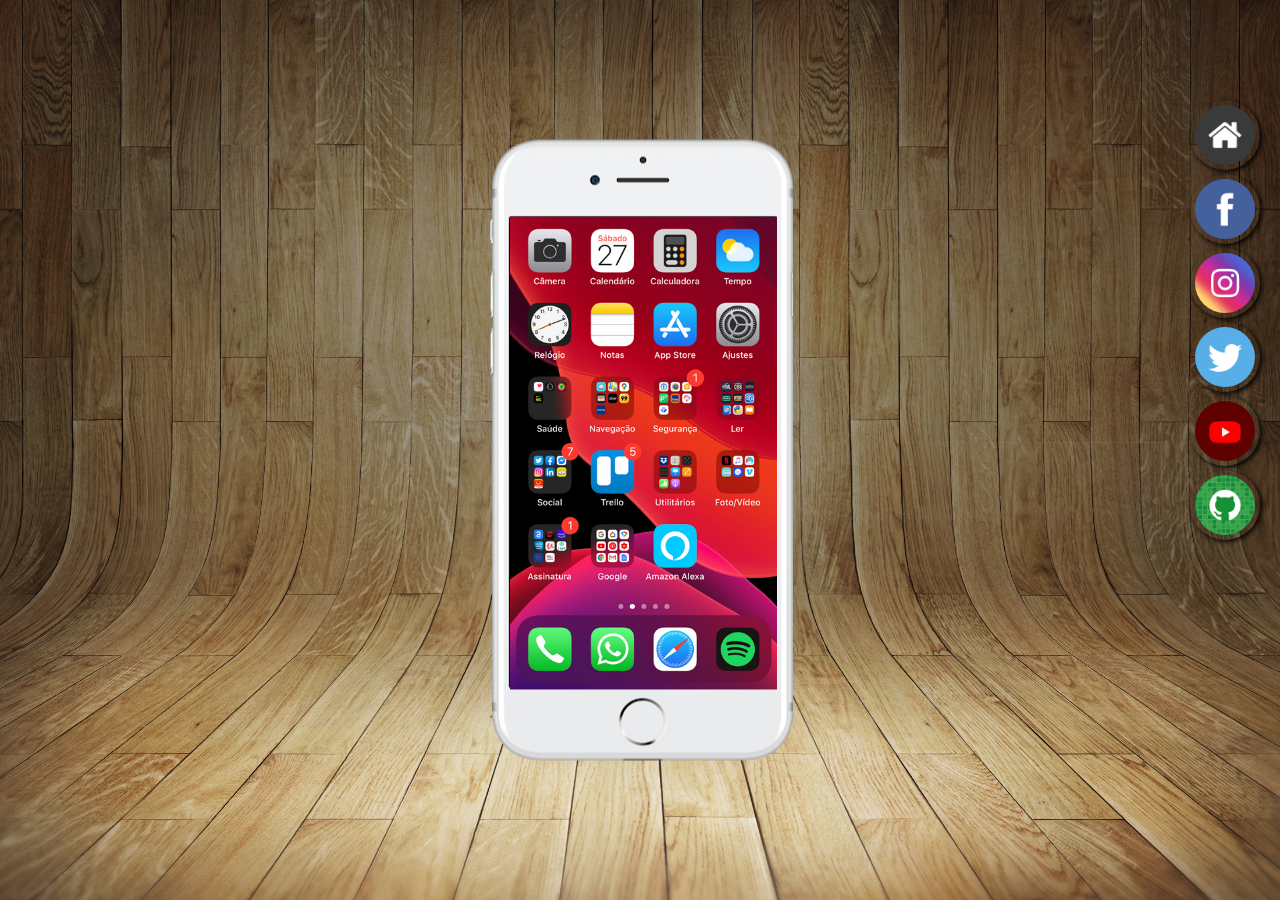
<file: index.html>
<!DOCTYPE html>
<html lang="pt-br">
<head>
    <meta charset="UTF-8">
    <meta name="viewport" content="width=device-width, initial-scale=1.0">
    <title>Projetos Redes Sociais</title>
    <link rel="shortcut icon" href="pacote-d013/pacote-d013/favicon.ico" type="image/x-icon">
</head>
<link rel="stylesheet" href="estilos/style.css">
<body>
    <main>
        <section id="telefone">
            <iframe src="home.html" name="tela" id="tela" frameborder="0">

            </iframe>

        </section>

        <section id="redes-sociais">
            <a href="home.html" target="tela"><img src="pacote-d013/pacote-d013/imagens/logo-home.jpg" alt=""></a>

            <a href="facebook.html" target="tela"><img src="pacote-d013/pacote-d013/imagens/logo-facebook.jpg" alt=""></a>

            <a href=" " target="tela"><img src="pacote-d013/pacote-d013/imagens/logo-instagram.jpg" alt=""></a>

            <a href="" target="tela"><img src="pacote-d013/pacote-d013/imagens/logo-twitter.jpg" alt=""></a>

            <a href="" target="tela"><img src="pacote-d013/pacote-d013/imagens/logo-youtube.jpg" alt=""></a>

            <a href="" target="tela"><img src="pacote-d013/pacote-d013/imagens/logo-github.jpg" alt=""></a>
        
        </section>
    </main>
    
    </div>
    
</body>
</html>
</file>
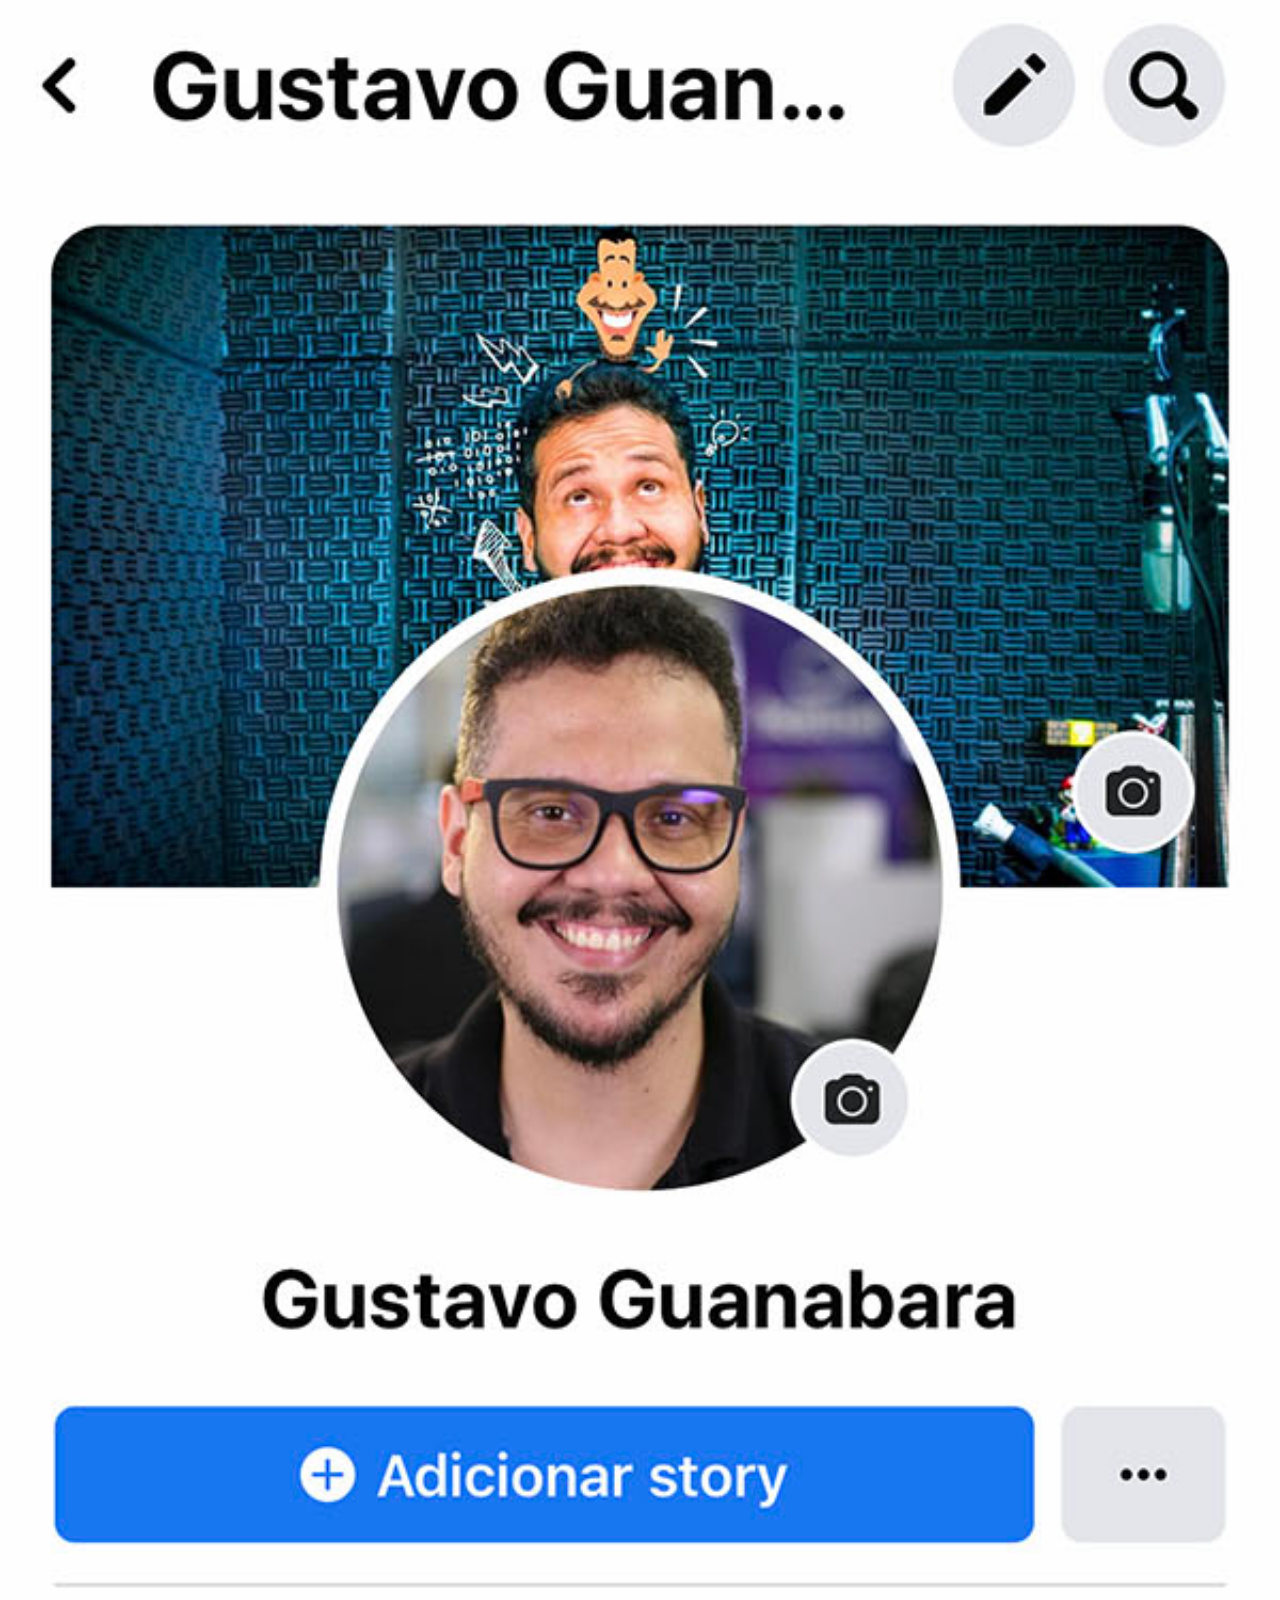
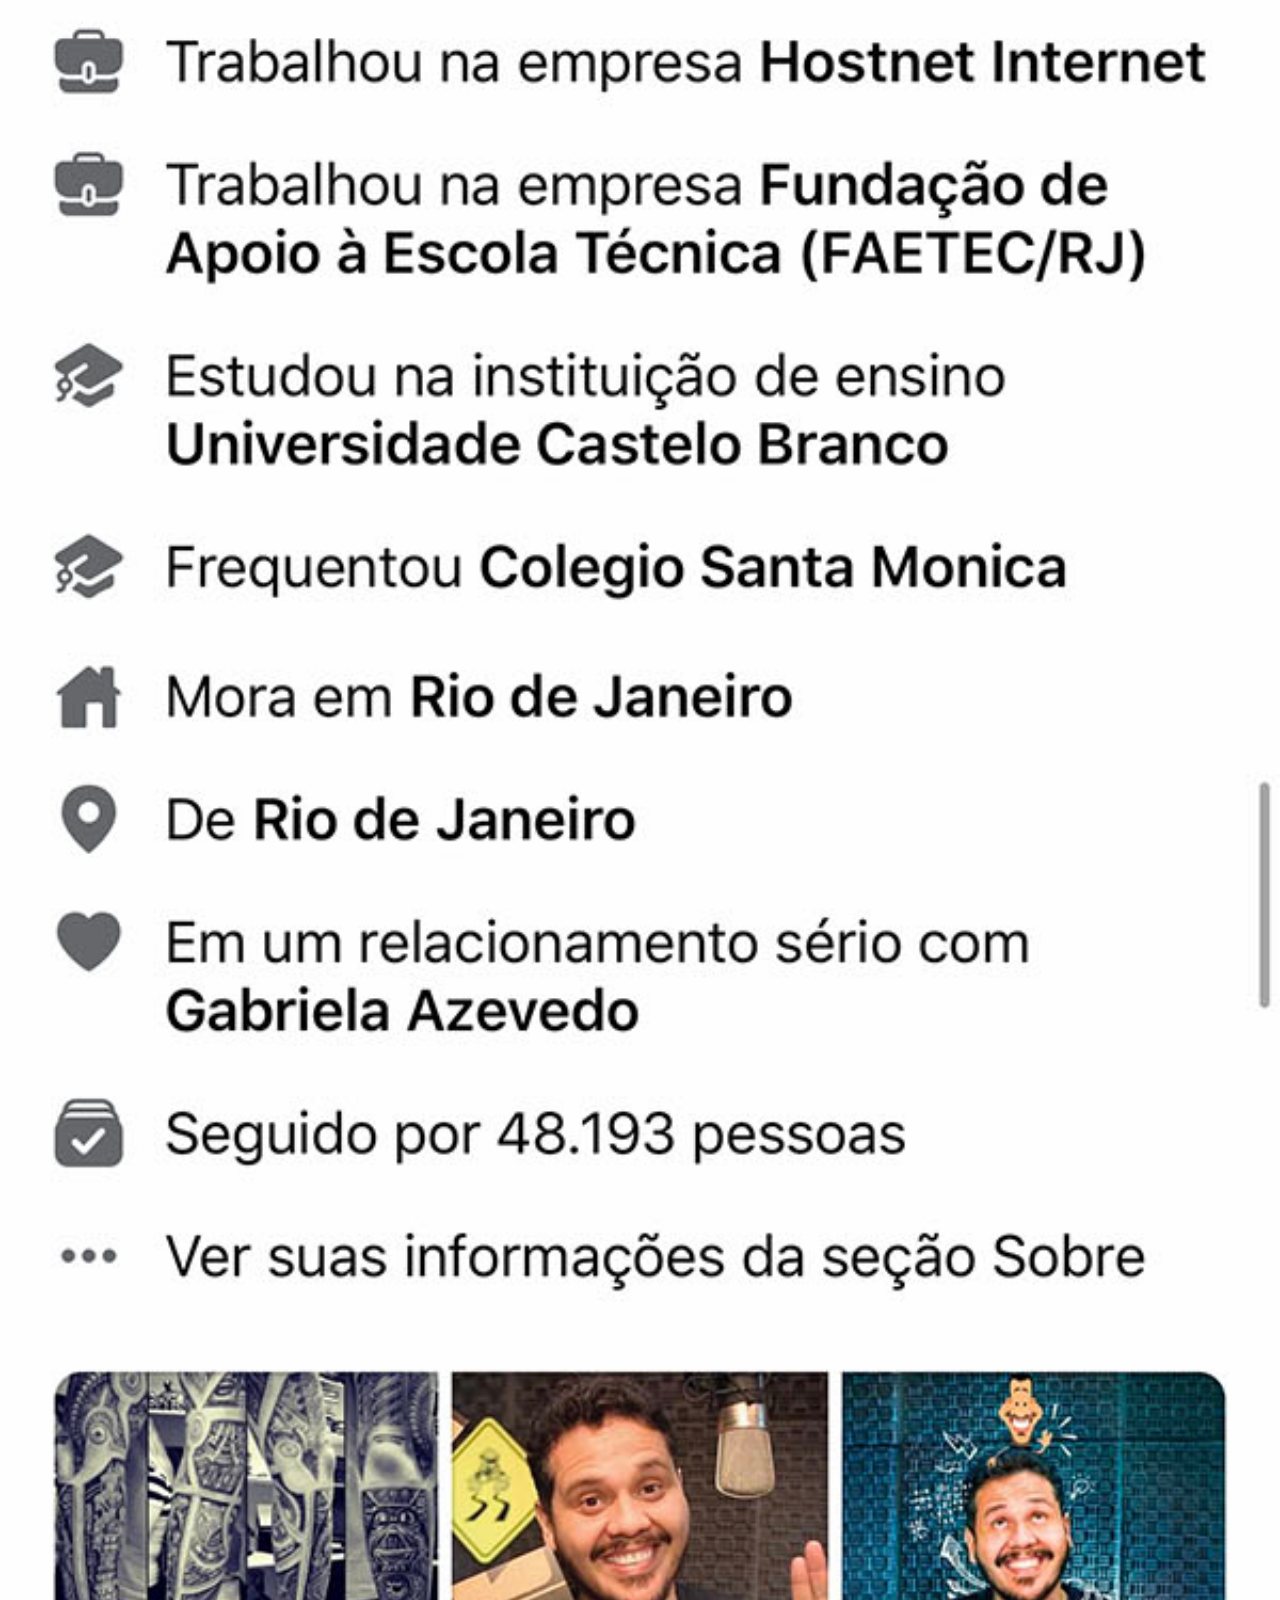
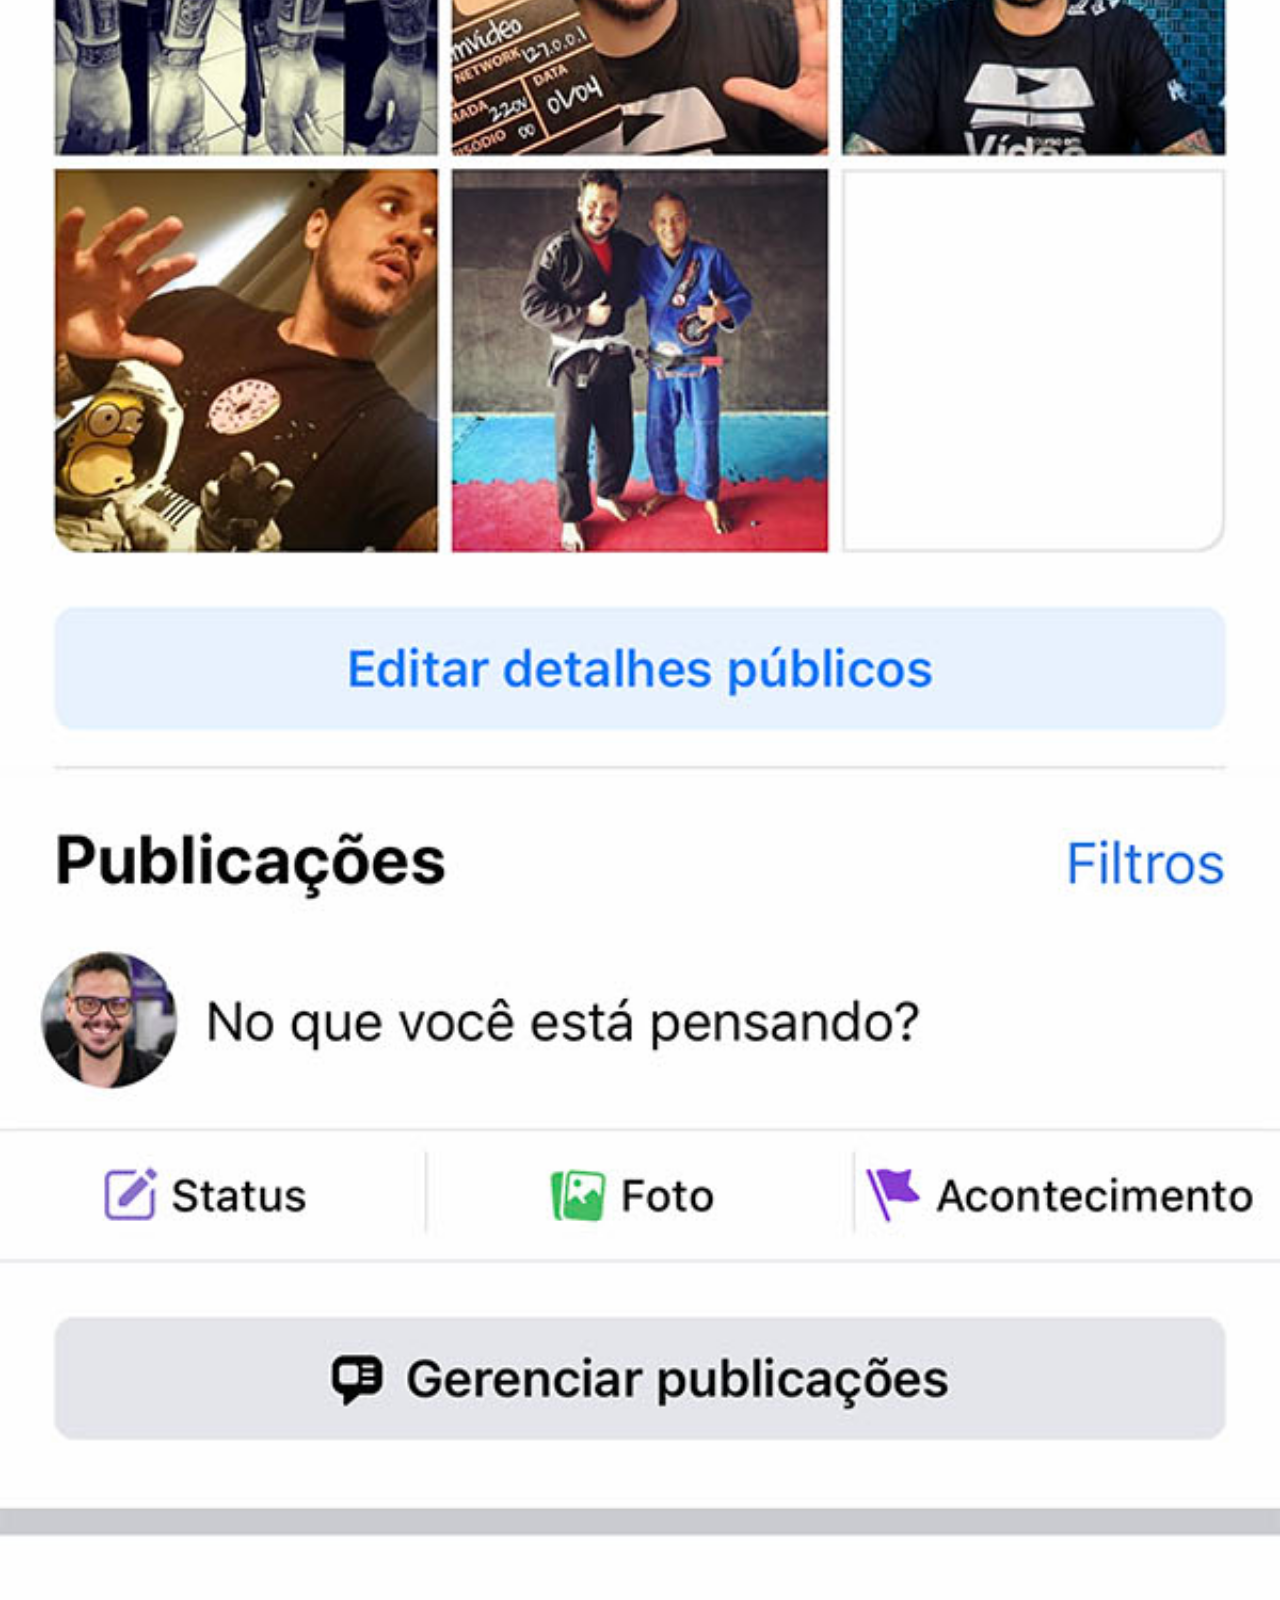
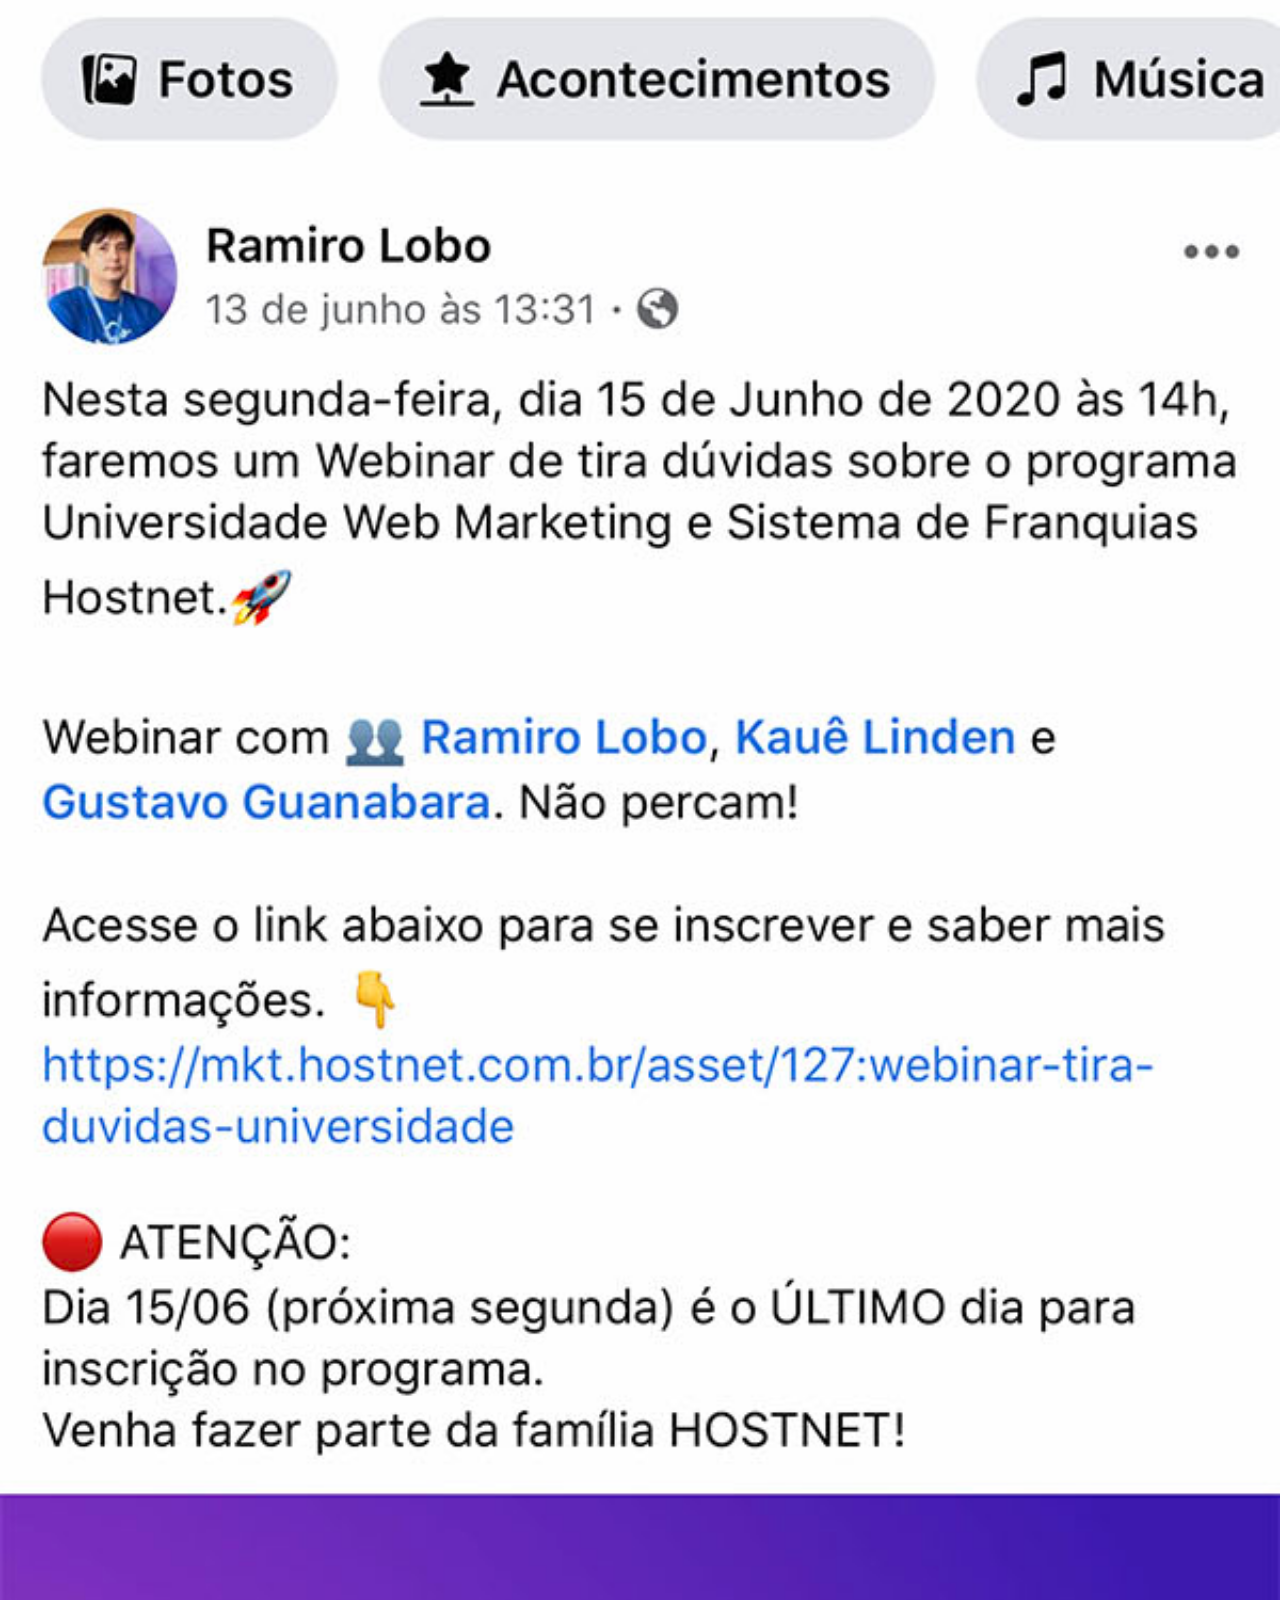
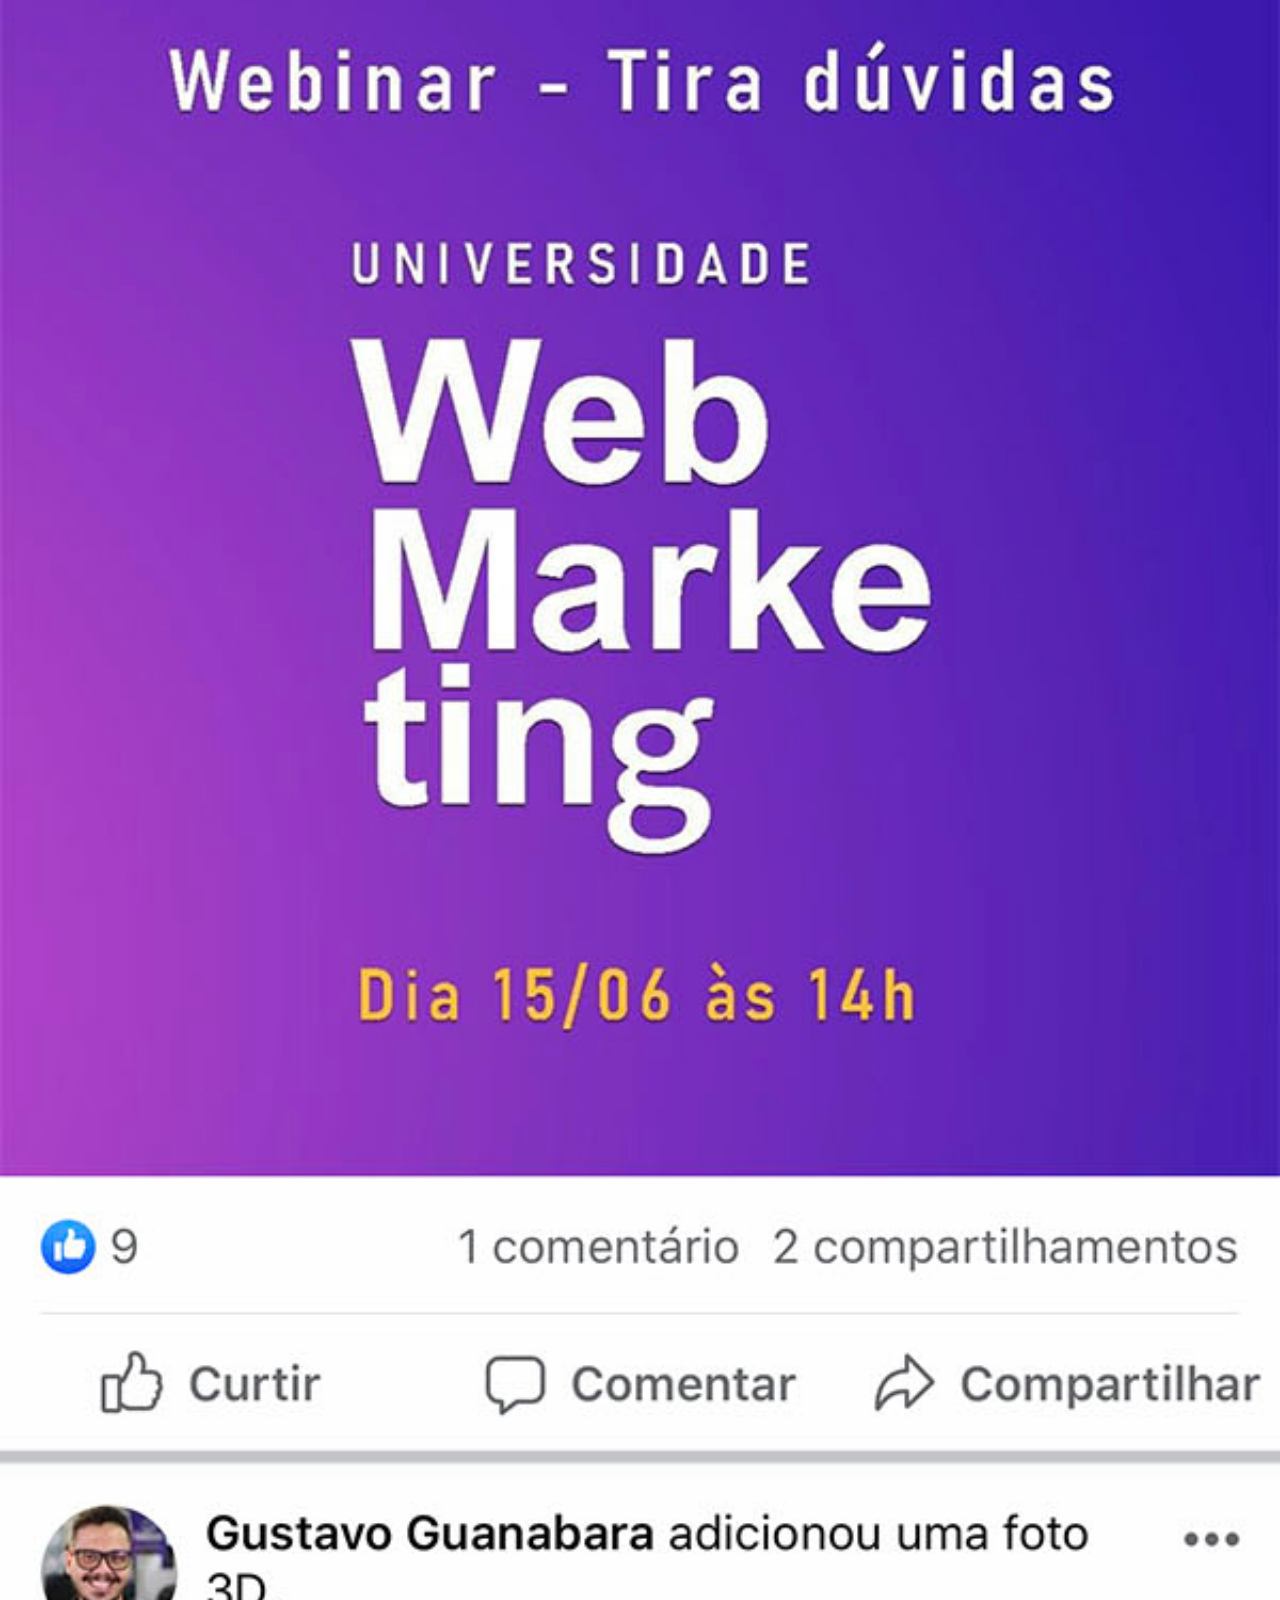
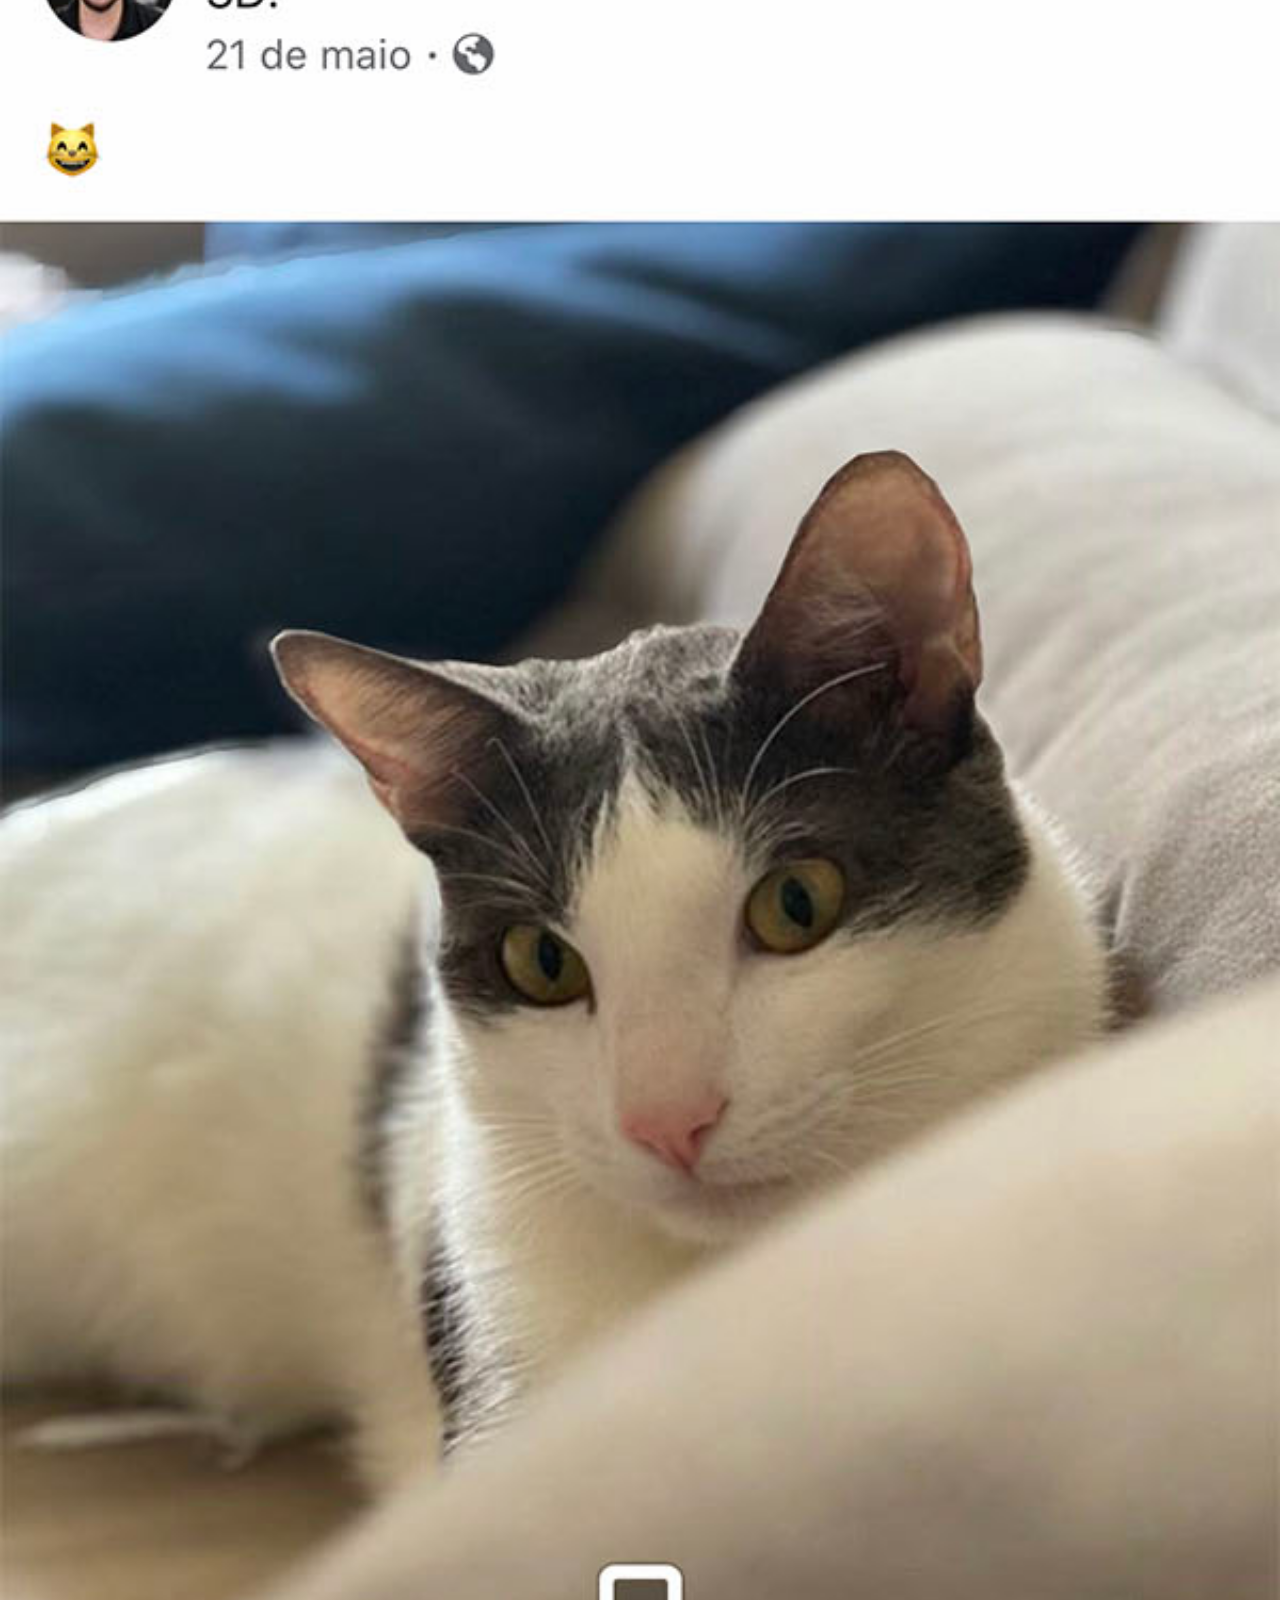
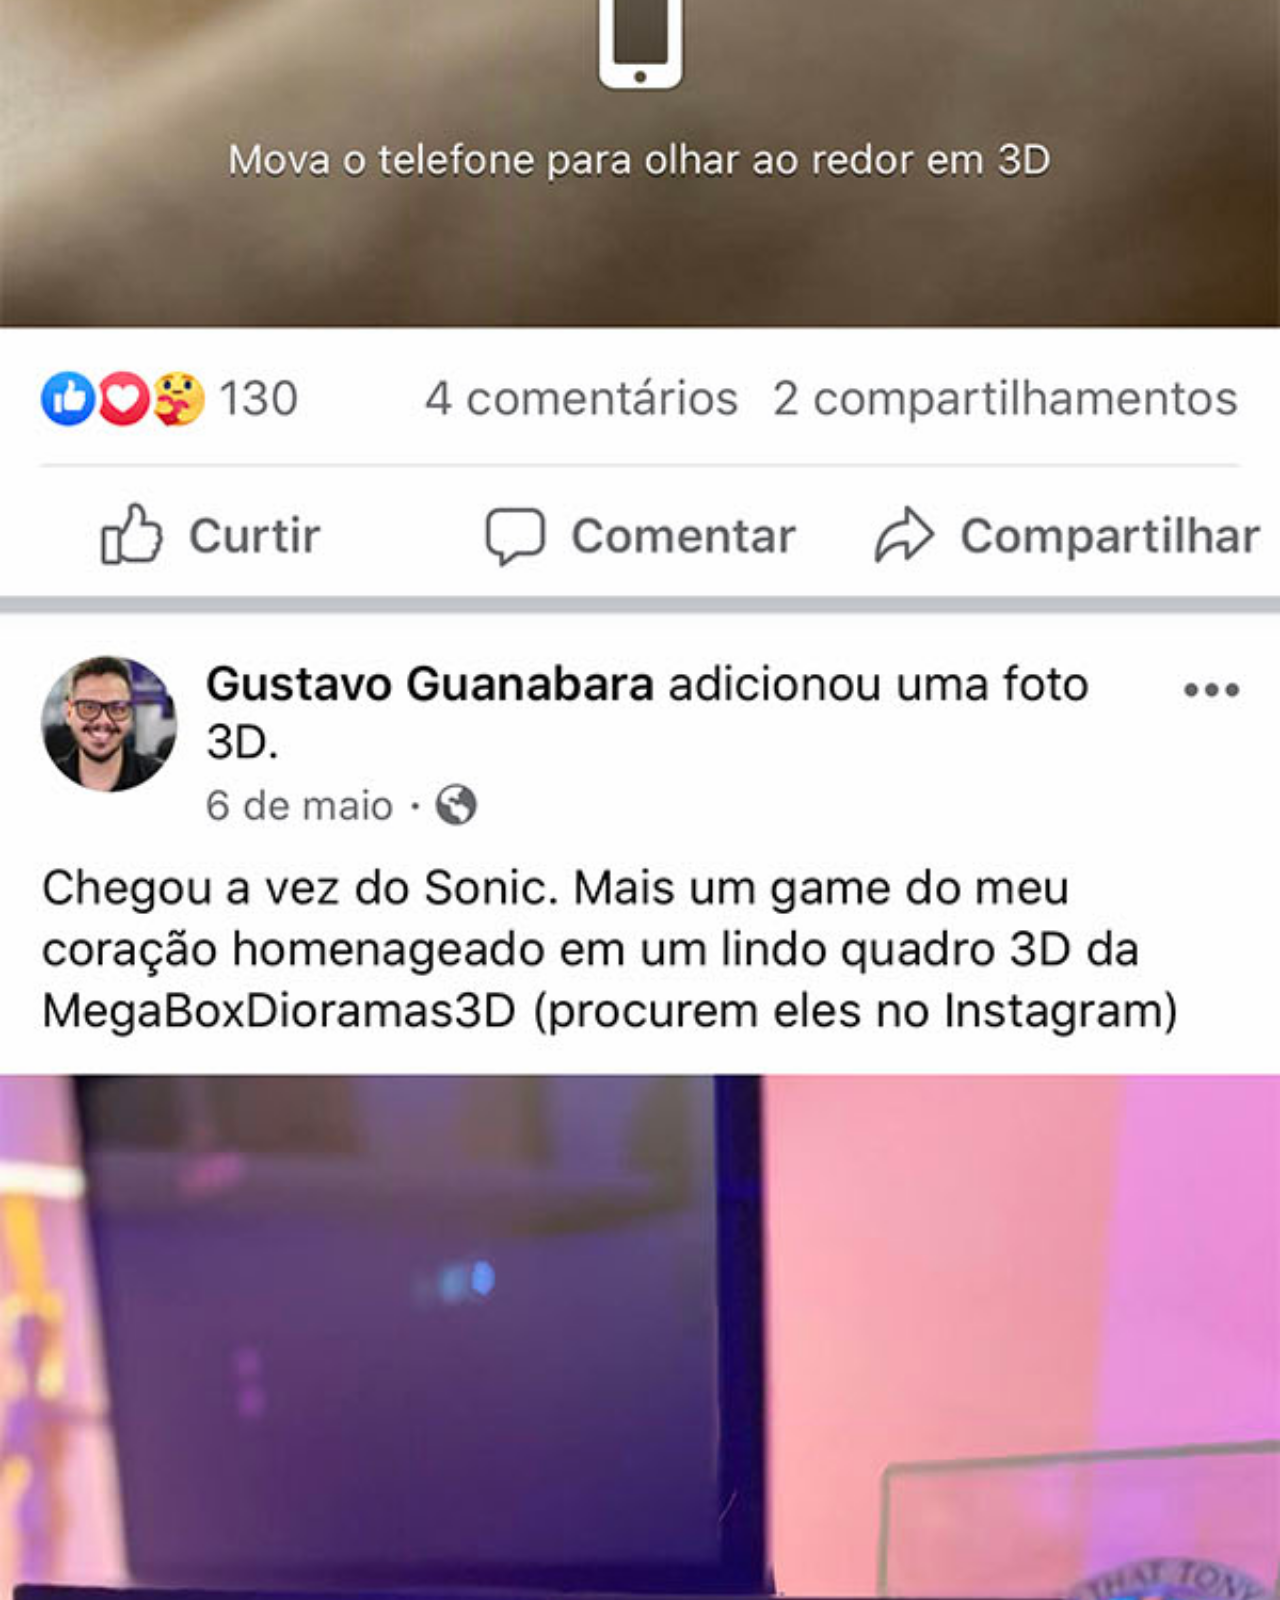
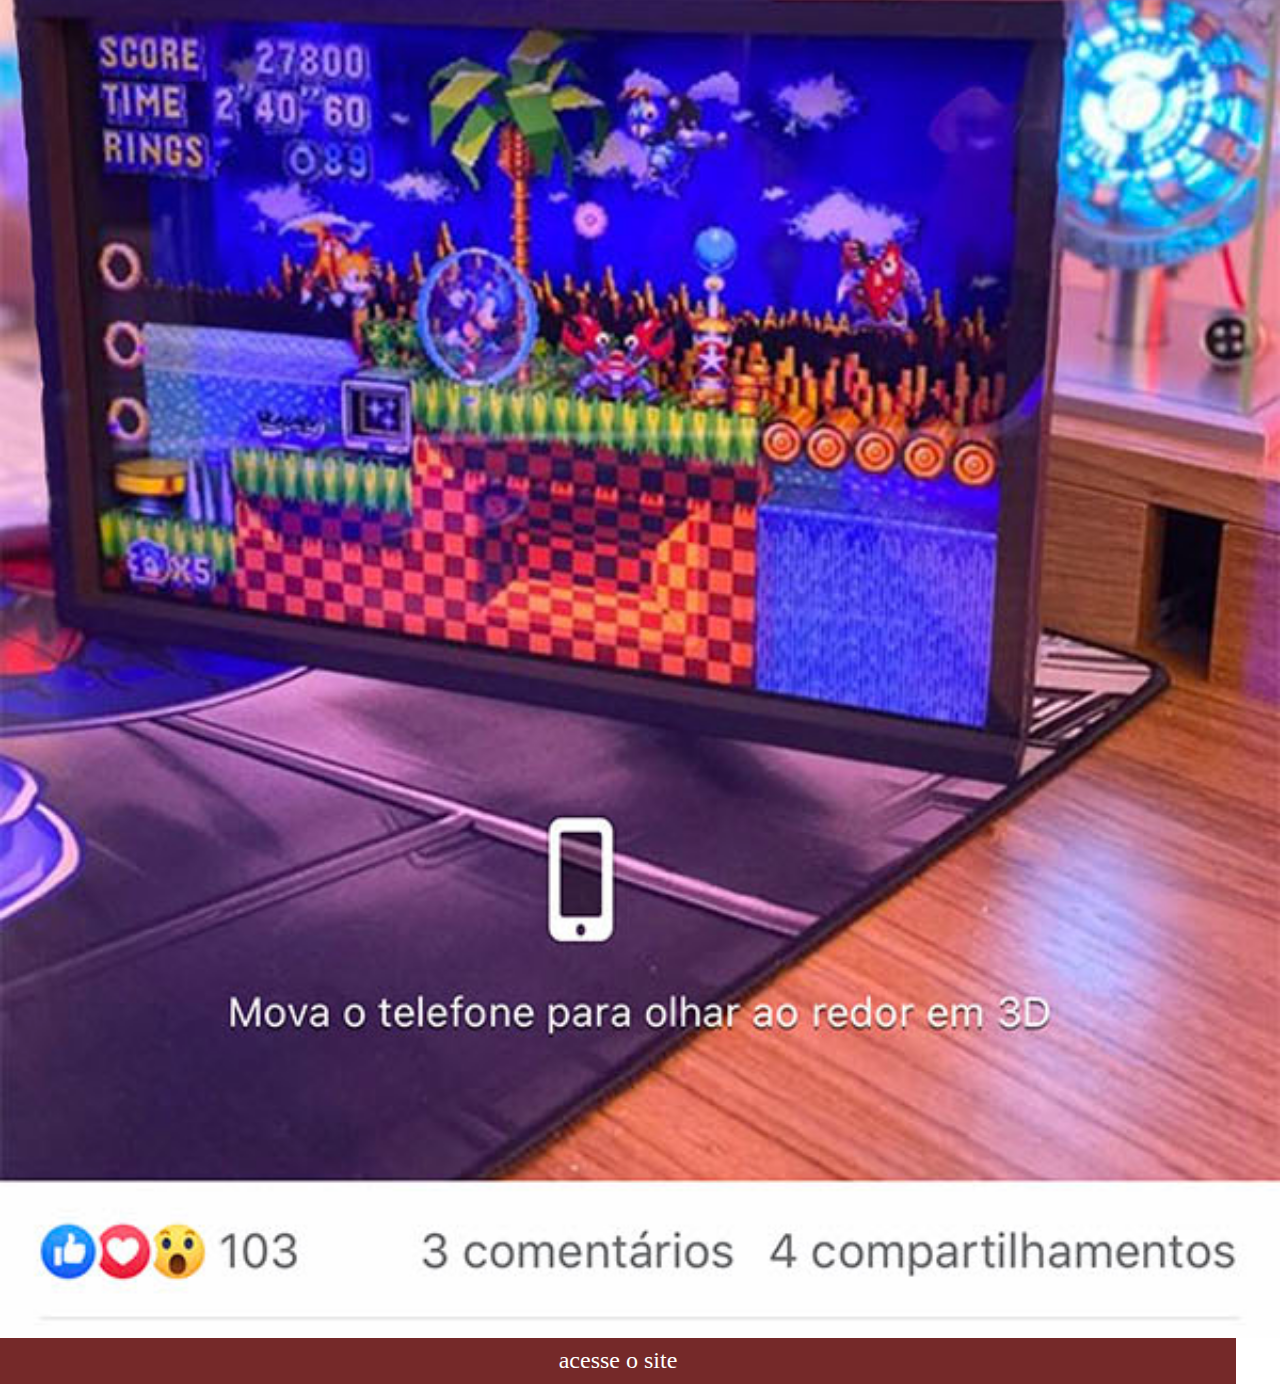
<file: facebook.html>
<!DOCTYPE html>
<html lang="en">
<head>
    <meta charset="UTF-8">
    <meta name="viewport" content="width=device-width, initial-scale=1.0">
    <title>Document</title>
    <style>
        *{
            margin: 0;
            padding: 0;
        }

        ::-webkit-scrollbar{
            margin: 0px;
            padding: 0px;
        }
         p{
            padding: 10px;
            background-color: rgb(117, 41, 41);
            color: white;
            width: 95%;
            text-align: center;
            font-size: 1.5em;
            margin-top: -5px;
           
            

             
        
        }
       a{
        text-decoration: none;
       }
       img{
         width: 100vw;
         border: none;
       }
    </style>
</head>
<body>
    <img src="pacote-d013/pacote-d013/imagens/tela-facebook.jpg" alt="">
    <a href="#">
        <p>acesse o site</p>
    </a>
    
    
</body>
</html>
</file>
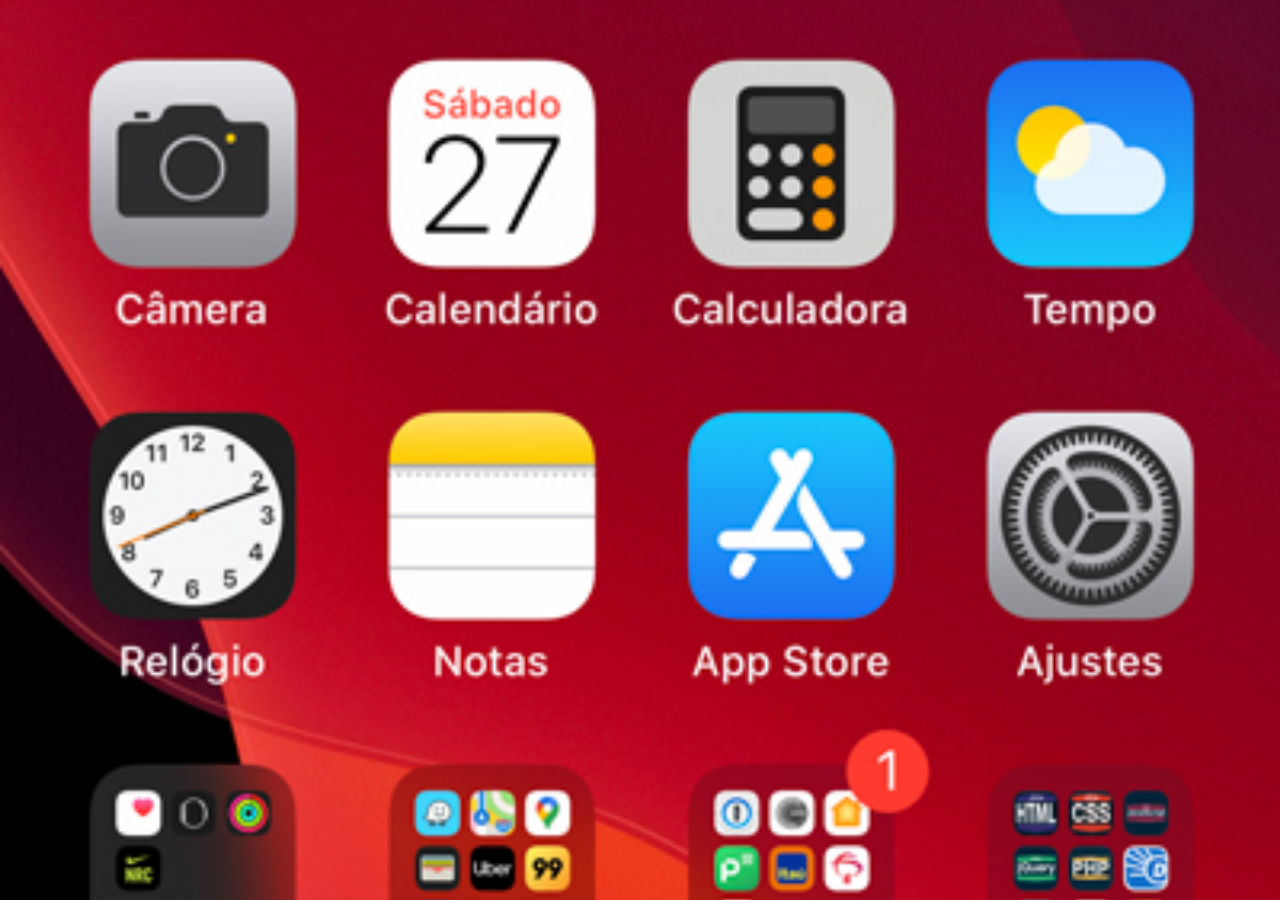
<file: home.html>
<!DOCTYPE html>
<html lang="pt-br">
<head>
    <meta charset="UTF-8">
    <meta name="viewport" content="width=device-width, initial-scale=1.0">
    <title>Document</title>
</head>
<style>
    *{
        padding: 0;
        margin: 0;
        box-sizing: border-box;

    }

    body{
        width: 100vw;
        height: 100vh;
        background: black url(pacote-d013/pacote-d013/imagens/tela-home.jpg);
        background-repeat: no-repeat;
        background-position: top center;
        background-size: cover;
    }

</style>
<body>

    
</body>
</html>
</file>
<file: estilos/style.css>
@charset "UTF-8";
*{
    padding: 0;
    margin: 0;
    box-sizing: border-box;
    font-family: Arial, Helvetica, sans-serif;
}

html, body{
    background: url(../pacote-d013/pacote-d013/imagens/fundo-madeira.jpg);
    background-repeat: no-repeat;
    background-size: cover;
    background-attachment: fixed;
    width: 100vw;
    height: 100vh;
}

main{
     position: relative;
    height: 100vh;  
}

#telefone{
    position: absolute;
    left: 50%;
    top: 50%;
    transform: translate(-50%, -50%);
    
    width: 306px;
    height: 627px;
    background: url(../pacote-d013/pacote-d013/imagens/frame-iphone.png);
    background-repeat: no-repeat;    
}

iframe#tela{
    position:relative;
    top: 80px;
    left: 23px;
    

    width: 267px;
    height: 473px;
}

section#redes-sociais img{
    border-radius: 50%;
    padding: 5px;
    width: 70px;
    align-items: center;
    box-shadow: 2px 2px 5px rgba(0, 0, 0, 0.935);
    
   
}
#redes-sociais {
    display: flex;
    flex-direction: column;
    
    padding-top: 100px;
    text-align: right;
    margin-right: 20px;
}
</file>
